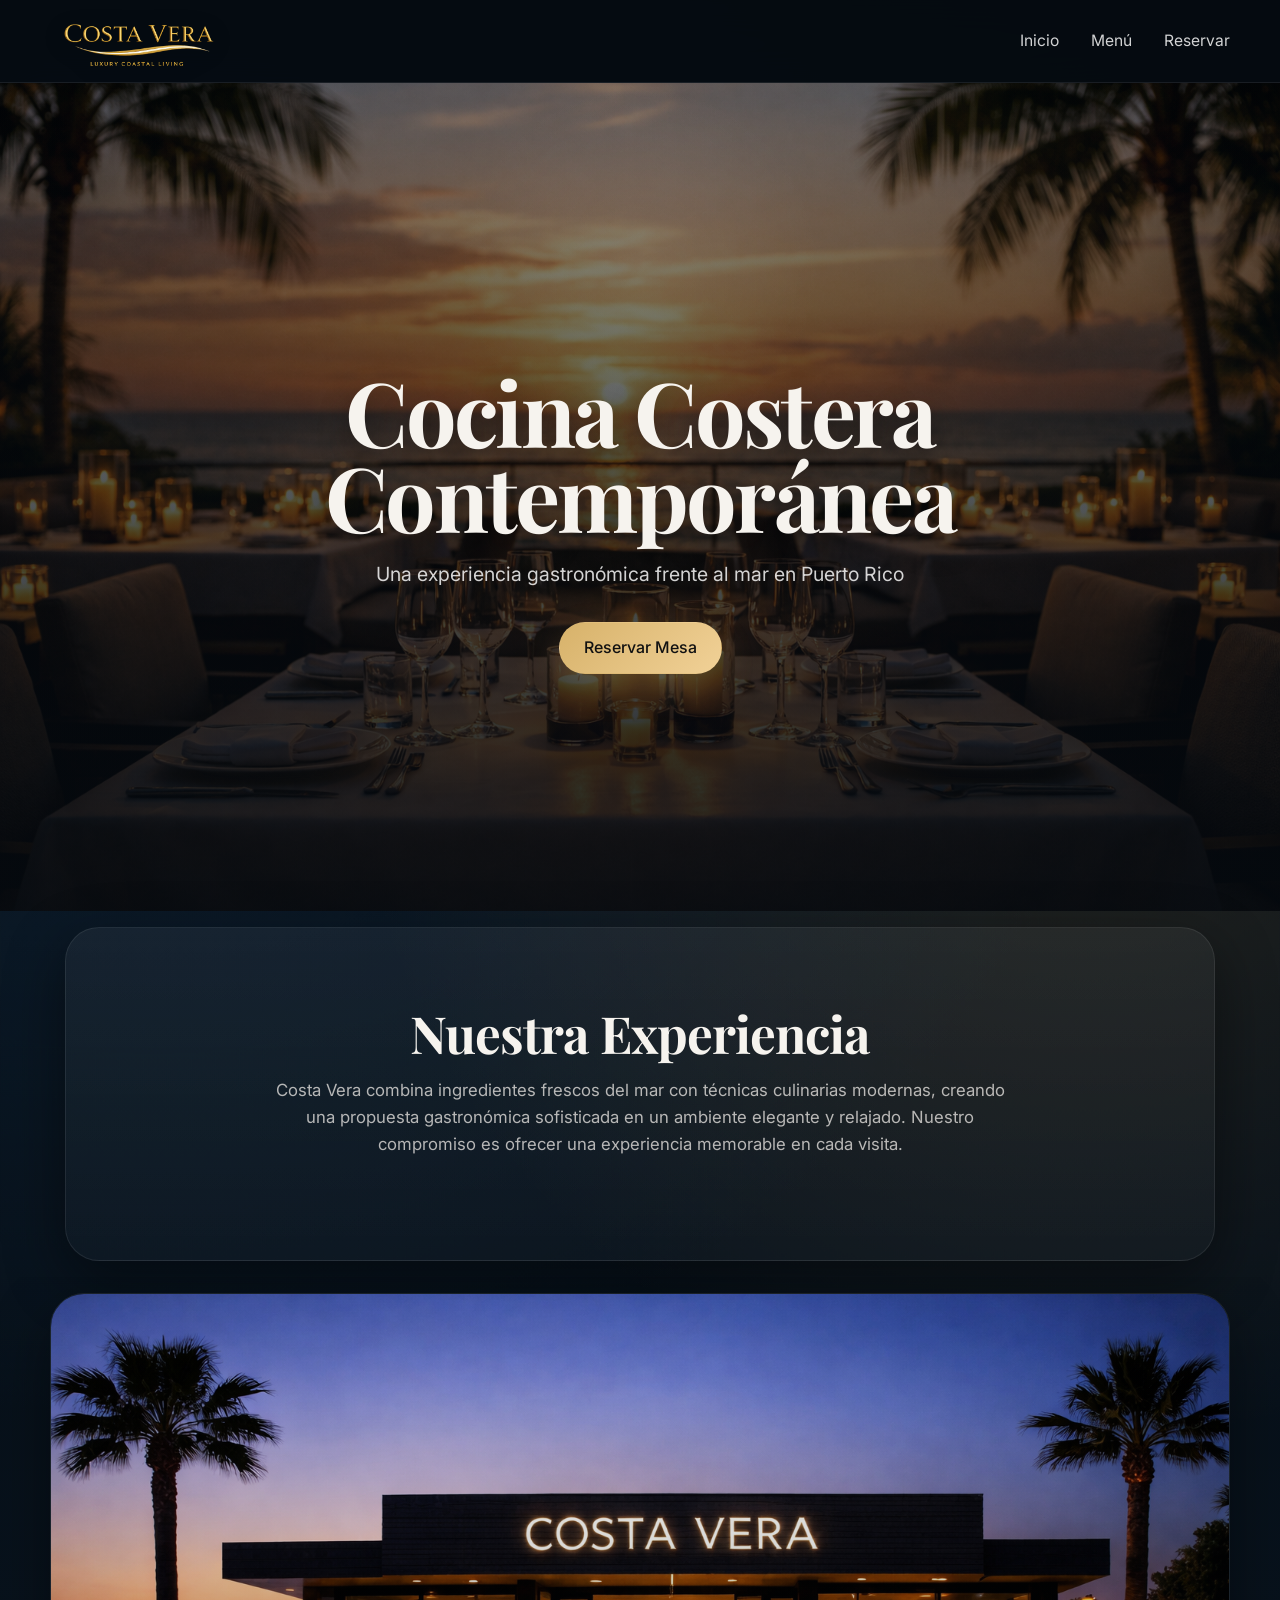
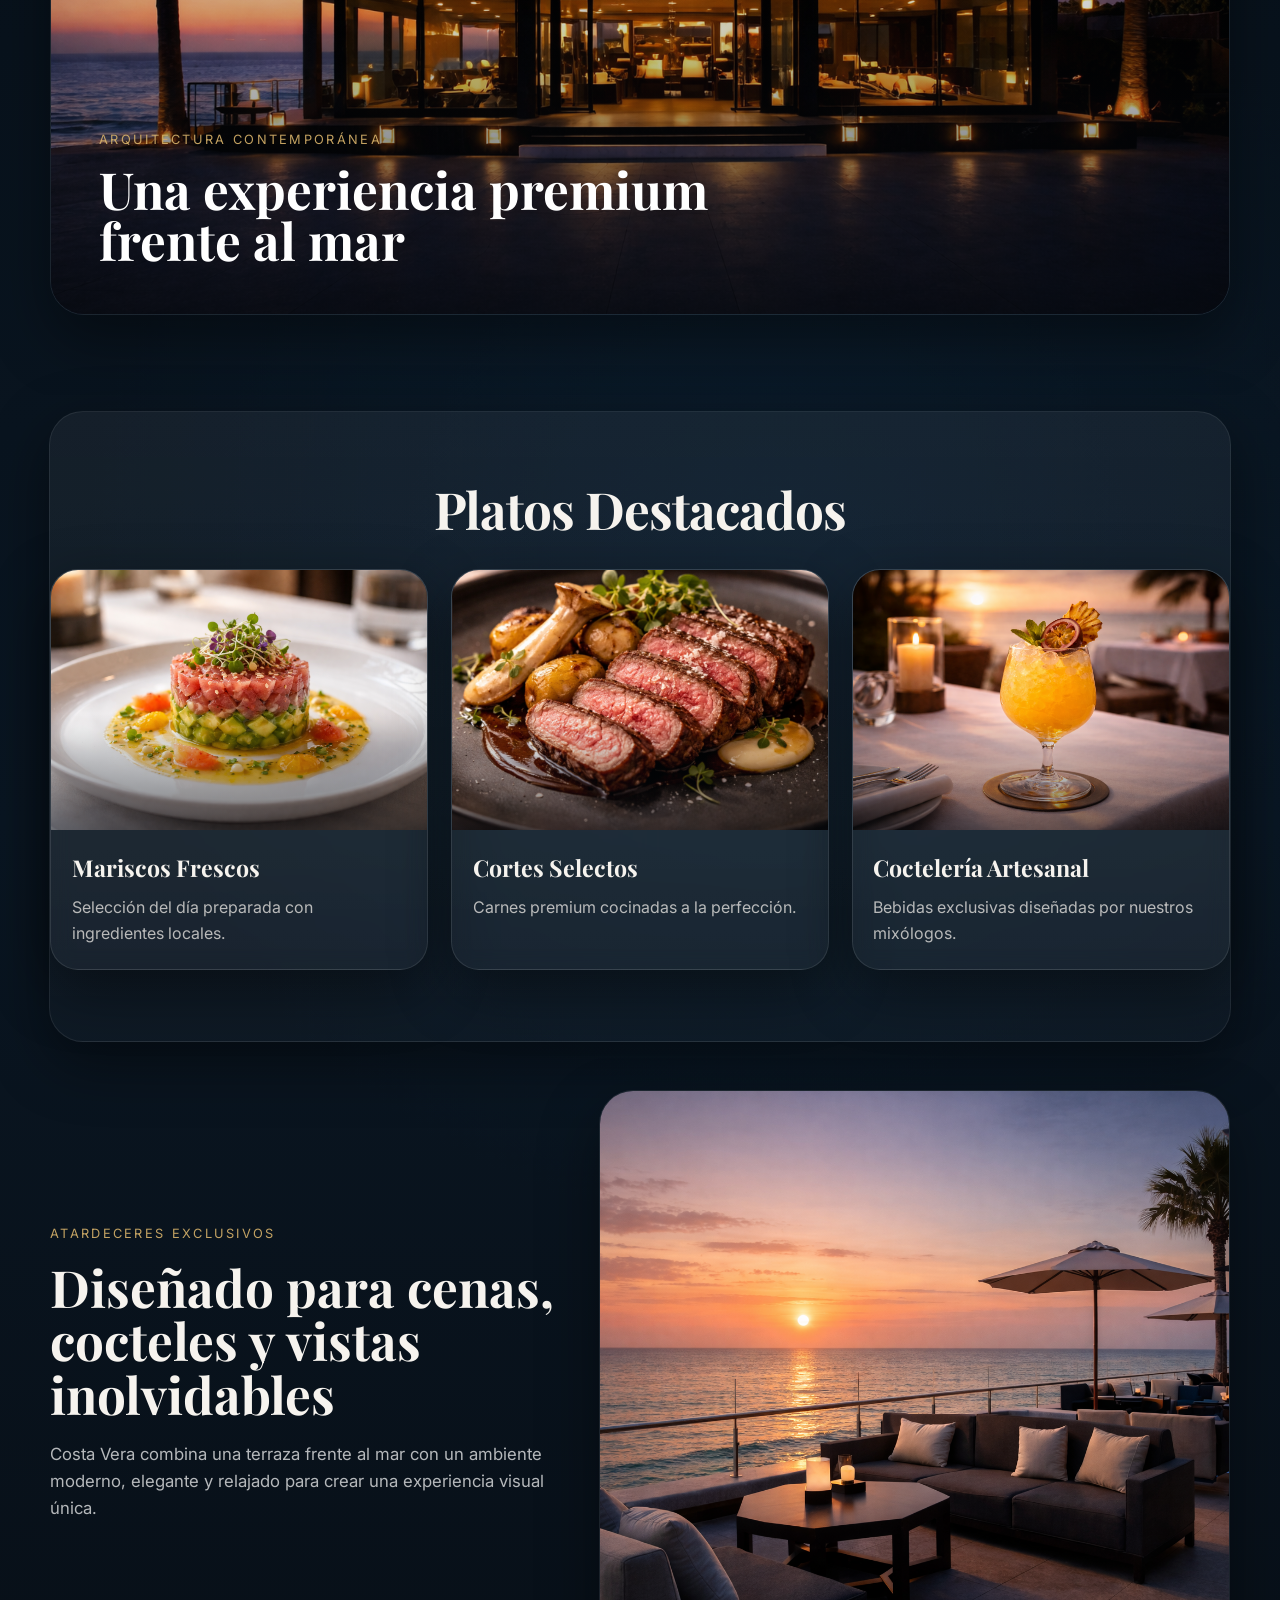
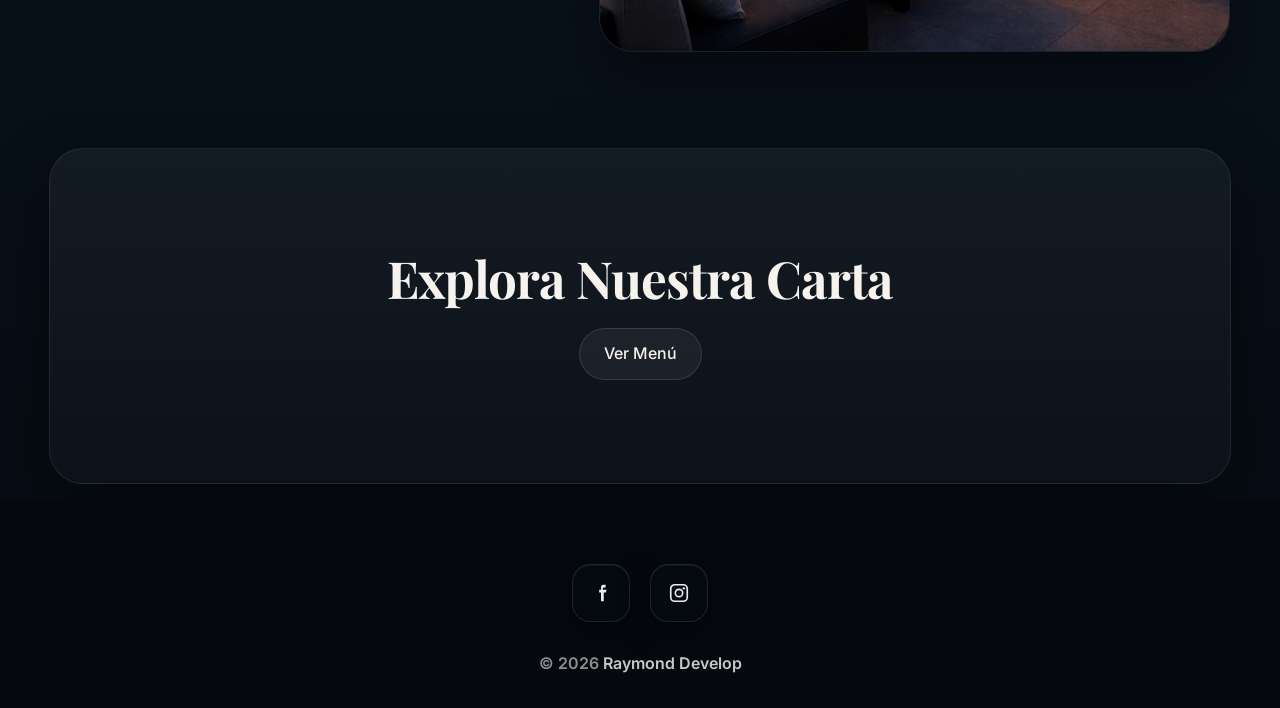
<file: index.html>
<!DOCTYPE html>
<html lang="es">
<head>
  <meta charset="UTF-8">
<meta name="viewport" content="width=device-width, initial-scale=1.0, viewport-fit=cover">
<meta name="theme-color" content="#060b11">
  <title>Costa Vera | Restaurante</title>

  <!-- CSS -->
  <link rel="stylesheet" href="css/styles.css">

  <!-- Fonts -->
  <link href="https://fonts.googleapis.com/css2?family=Playfair+Display:wght@500;700&family=Inter:wght@300;400;500&display=swap" rel="stylesheet">
</head>

<body>

  <!-- NAVBAR -->
  <header class="header">
    <div class="container nav">
<div class="logo">
  <img src="assets/img/logo-costa-vera.png" alt="Costa Vera" class="header-logo">
</div>
      <nav>
        <ul class="nav-links">
          <li><a href="index.html">Inicio</a></li>
          <li><a href="menu.html">Menú</a></li>
          <li><a href="reservas.html">Reservar</a></li>
        </ul>
      </nav>
    </div>
  </header>

  <!-- HERO -->
<section class="hero">
  <div class="hero-overlay">
    <h1>Cocina Costera Contemporánea</h1>
    <p>Una experiencia gastronómica frente al mar en Puerto Rico</p>
    <a href="reservas.html" class="btn-primary">Reservar Mesa</a>
  </div>
</section>

  <!-- ABOUT -->
  <section class="about container">
    <div class="about-text">
      <h2>Nuestra Experiencia</h2>
      <p>
        Costa Vera combina ingredientes frescos del mar con técnicas culinarias modernas,
        creando una propuesta gastronómica sofisticada en un ambiente elegante y relajado.
        Nuestro compromiso es ofrecer una experiencia memorable en cada visita.
      </p>
    </div>
  </section>

  <section class="showcase-banner reveal-left">
  <div class="container">
    <div class="showcase-image">
      <img src="assets/img/facade.jpg" alt="Costa Vera exterior">
      <div class="showcase-overlay">
        <span>Arquitectura Contemporánea</span>
        <h2>Una experiencia premium frente al mar</h2>
      </div>
    </div>
  </div>
</section>

  <!-- FEATURED DISHES -->
  <section class="featured">
    <div class="container">
      <h2>Platos Destacados</h2>

      <div class="cards">

     <div class="card">
  <div class="card-img" style="background-image: url('assets/img/dish1.jpg');"></div>
  <h3>Mariscos Frescos</h3>
  <p>Selección del día preparada con ingredientes locales.</p>
</div>

<div class="card">
  <div class="card-img" style="background-image: url('assets/img/dish2.jpg');"></div>
  <h3>Cortes Selectos</h3>
  <p>Carnes premium cocinadas a la perfección.</p>
</div>

<div class="card">
  <div class="card-img" style="background-image: url('assets/img/cocktail1.jpg');"></div>
  <h3>Coctelería Artesanal</h3>
  <p>Bebidas exclusivas diseñadas por nuestros mixólogos.</p>
</div>

      </div>
    </div>
  </section>

  
<section class="terrace-section reveal-right">
  <div class="container terrace-layout">
    <div class="terrace-content">
      <span>Atardeceres Exclusivos</span>
      <h2>Diseñado para cenas, cocteles y vistas inolvidables</h2>
      <p>
        Costa Vera combina una terraza frente al mar con un ambiente moderno,
        elegante y relajado para crear una experiencia visual única.
      </p>
    </div>

    <div class="terrace-photo">
      <img src="assets/img/terrace.jpg" alt="Terraza Costa Vera">
    </div>
  </div>
</section>

  
  <!-- CTA -->
  <section class="cta">
    <div class="container">
      <h2>Explora Nuestra Carta</h2>
      <a href="menu.html" class="btn-secondary">Ver Menú</a>
    </div>
  </section>

  <!-- FOOTER -->
  <footer class="footer" aria-label="Pie de página">
  <div class="social" aria-label="Redes sociales">
    <a
      href="https://www.facebook.com/share/1BkmiTHZhH/?mibextid=wwXIfr"
      target="_blank"
      rel="noopener"
      aria-label="Facebook de Raymond Develop"
      title="Facebook"
    >
      <svg viewBox="0 0 24 24" fill="none" aria-hidden="true">
        <path d="M14 8.5V7.2c0-.9.6-1.2 1.2-1.2H17V3h-2.2C12.7 3 12 4.3 12 6.2v2.3H10v3h2V21h3v-9.5h2.3l.7-3H15Z"
              fill="white" fill-opacity=".92"/>
      </svg>
    </a>

    <a
      href="https://www.instagram.com/raymonddevelop?igsh=MXF5cGNqOG11cG5yZg=="
      target="_blank"
      rel="noopener"
      aria-label="Instagram de Raymond Develop"
      title="Instagram"
    >
      <svg viewBox="0 0 24 24" fill="none" aria-hidden="true">
        <path d="M7.5 3h9A4.5 4.5 0 0 1 21 7.5v9A4.5 4.5 0 0 1 16.5 21h-9A4.5 4.5 0 0 1 3 16.5v-9A4.5 4.5 0 0 1 7.5 3Z"
              stroke="white" stroke-opacity=".92" stroke-width="1.8"/>
        <path d="M12 16a4 4 0 1 0 0-8 4 4 0 0 0 0 8Z"
              stroke="white" stroke-opacity=".92" stroke-width="1.8"/>
        <path d="M17.3 6.9h.01"
              stroke="white" stroke-opacity=".92" stroke-width="2.6" stroke-linecap="round"/>
      </svg>
    </a>
  </div>

  <div class="copyright">
    © <span id="year"></span>
    <a
      href="https://raymonddevelop.com"
      target="_blank"
      rel="noopener"
      class="copyright-link"
    >
      Raymond Develop
    </a>
  </div>
</footer>

<script>
  document.getElementById("year").textContent = new Date().getFullYear();
</script>
<script>
  const revealElements = document.querySelectorAll('.reveal-left, .reveal-right');

  const observer = new IntersectionObserver((entries, obs) => {
    entries.forEach(entry => {
      if (entry.isIntersecting) {
        entry.target.classList.add('is-visible');
        obs.unobserve(entry.target);
      }
    });
  }, {
    threshold: 0.18,
    rootMargin: "0px 0px -8% 0px"
  });

  revealElements.forEach(el => observer.observe(el));
</script>
</body>
</html>
</file>
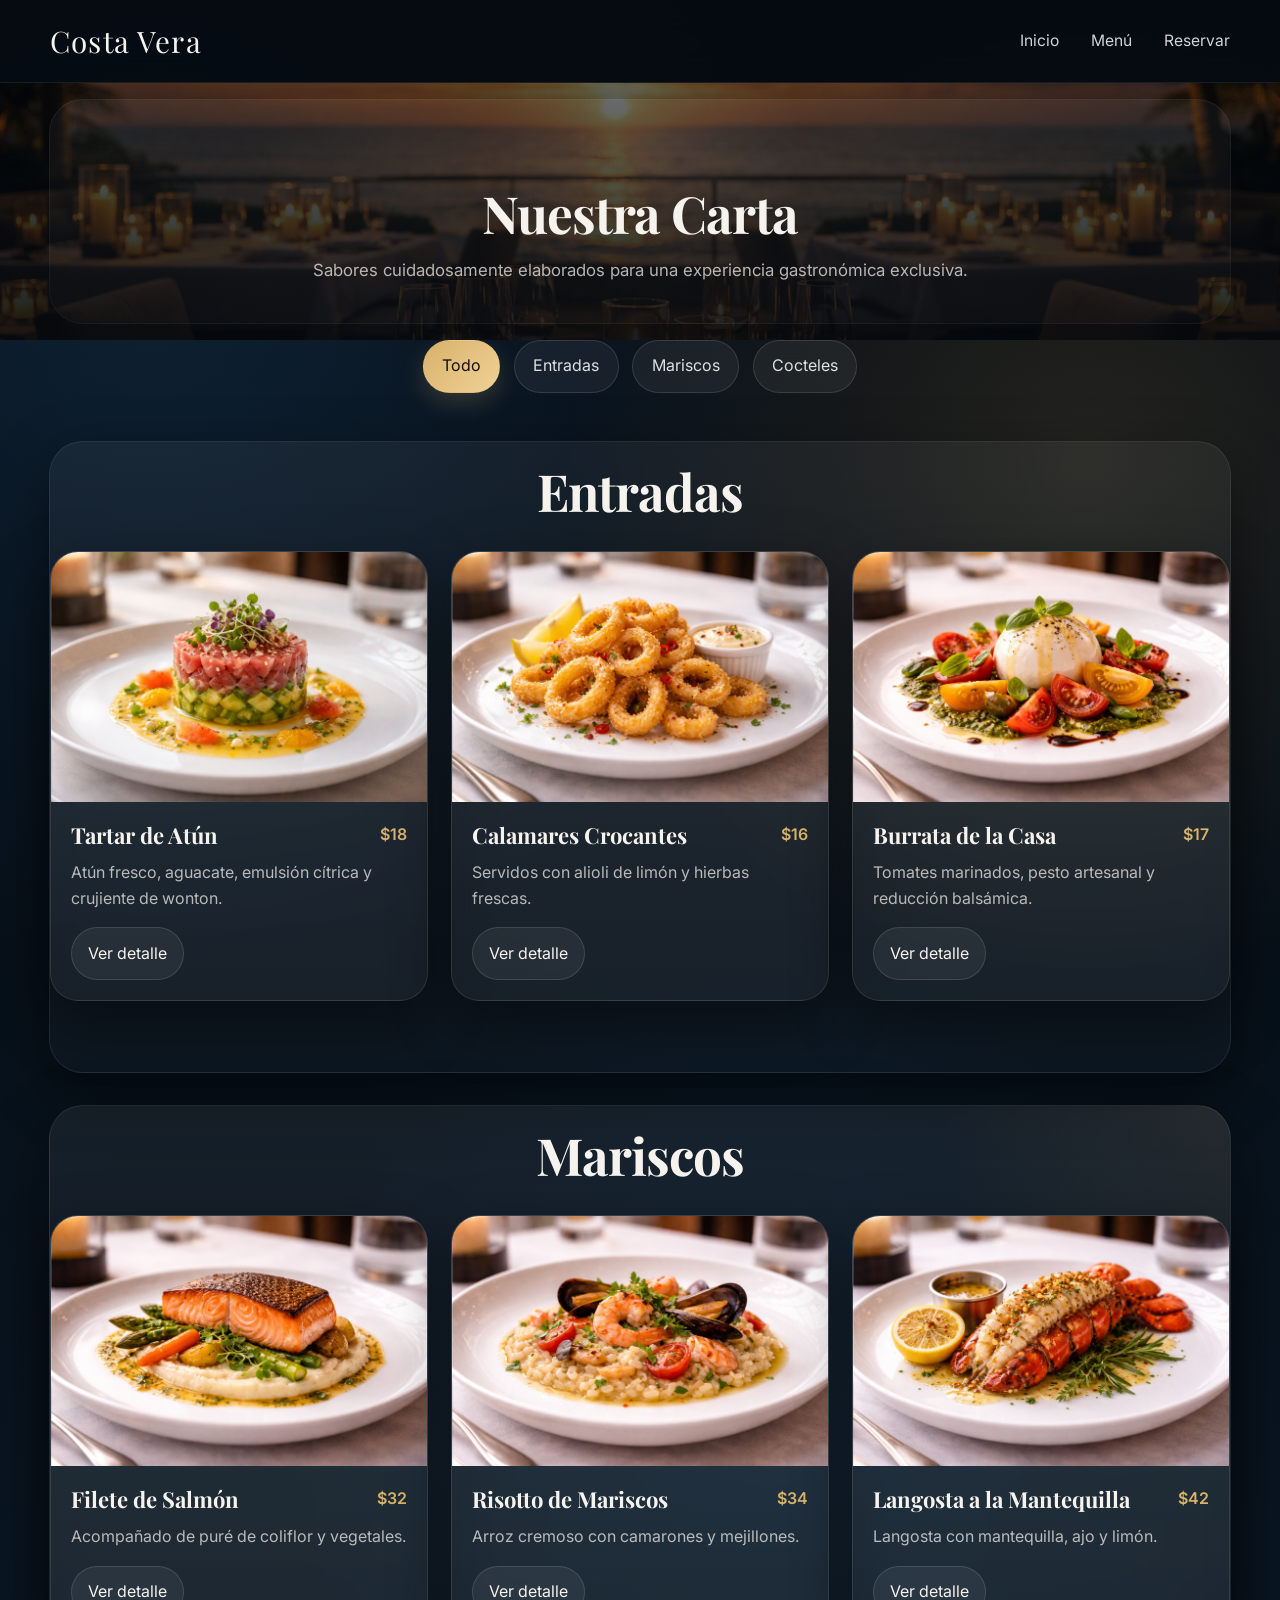
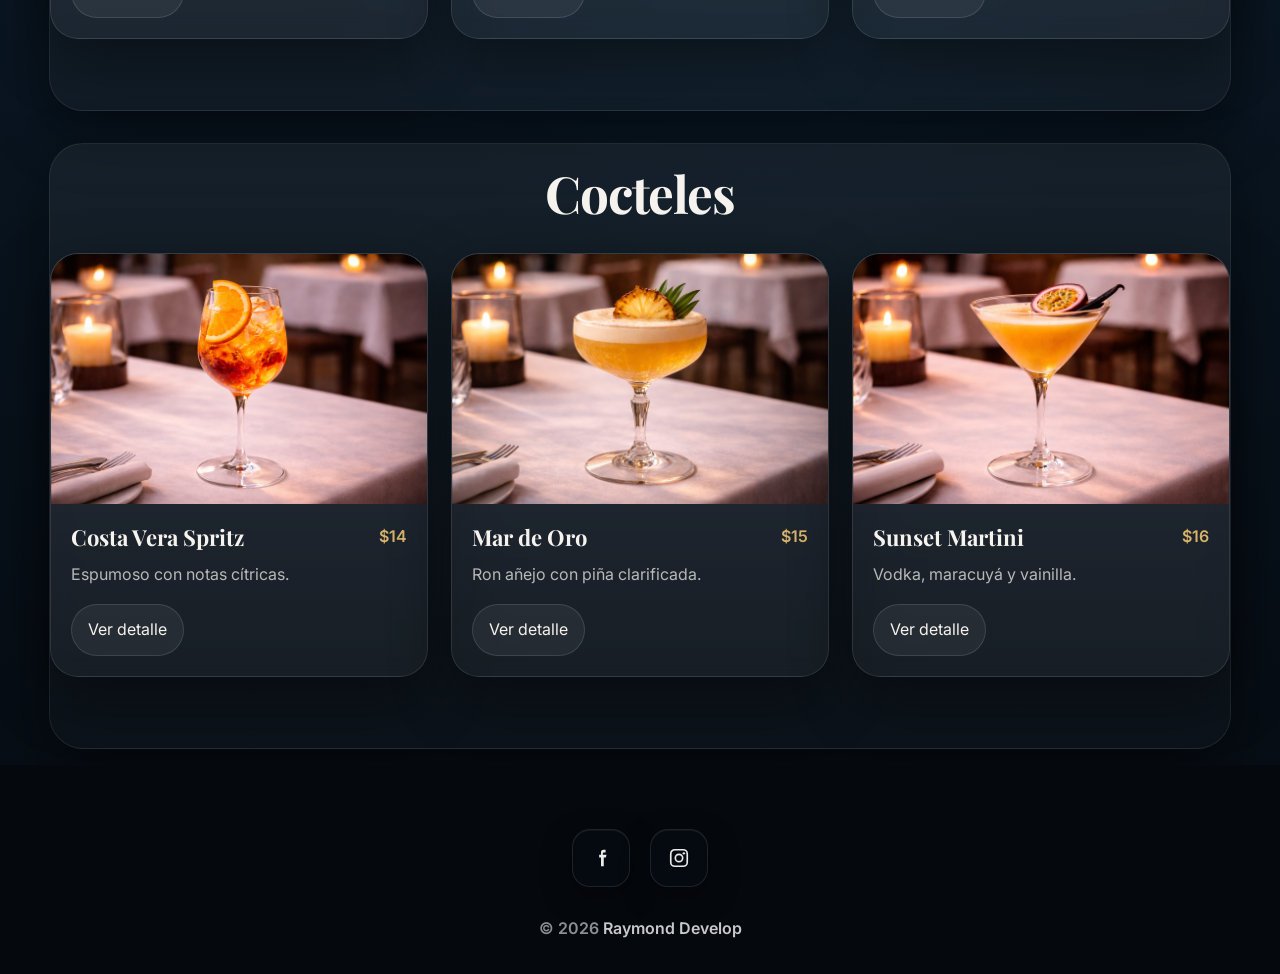
<file: menu.html>
<!DOCTYPE html>
<html lang="es">
<head>
  <meta charset="UTF-8">
  <meta name="viewport" content="width=device-width, initial-scale=1.0">
  <title>Costa Vera | Menú</title>

  <link rel="stylesheet" href="css/styles.css">

  <link href="https://fonts.googleapis.com/css2?family=Playfair+Display:wght@500;700&family=Inter:wght@300;400;500&display=swap" rel="stylesheet">
</head>
<body>

<header class="header">
  <div class="container nav">
    <div class="logo">Costa Vera</div>
    <nav>
      <ul class="nav-links">
        <li><a href="index.html">Inicio</a></li>
        <li><a href="menu.html">Menú</a></li>
        <li><a href="reservas.html">Reservar</a></li>
      </ul>
    </nav>
  </div>
</header>

<main class="menu-page">

  <!-- HERO -->
  <section class="menu-hero">
    <div class="container">
      <h1>Nuestra Carta</h1>
      <p>Sabores cuidadosamente elaborados para una experiencia gastronómica exclusiva.</p>
    </div>
  </section>

  <!-- CATEGORÍAS -->
  <section class="menu-categories">
    <div class="container">
      <div class="category-pills">
        <button class="category-pill active" data-category="all">Todo</button>
        <button class="category-pill" data-category="entradas">Entradas</button>
        <button class="category-pill" data-category="mariscos">Mariscos</button>
        <button class="category-pill" data-category="cocteles">Cocteles</button>
      </div>
    </div>
  </section>

  <!-- ENTRADAS -->
  <section class="menu-section" data-section="entradas">
    <div class="container">
      <h2>Entradas</h2>

      <div class="menu-grid">

        <article class="menu-card"
          data-title="Tartar de Atún"
          data-price="$18"
          data-description="Atún fresco, aguacate, emulsión cítrica y crujiente de wonton."
          data-extra="Ideal como entrada ligera, fresca y elegante para comenzar la experiencia.">

          <div class="menu-card-img" style="background-image: url('assets/img/dish1.jpg');"></div>
          <div class="menu-card-body">
            <div class="menu-card-top">
              <h3>Tartar de Atún</h3>
              <span>$18</span>
            </div>
            <p>Atún fresco, aguacate, emulsión cítrica y crujiente de wonton.</p>
            <button type="button" class="menu-detail-btn">Ver detalle</button>
          </div>
        </article>

        <article class="menu-card"
          data-title="Calamares Crocantes"
          data-price="$16"
          data-description="Servidos con alioli de limón y hierbas frescas."
          data-extra="Textura crujiente por fuera y tierna por dentro.">

          <div class="menu-card-img" style="background-image: url('assets/img/calamari.jpg');"></div>
          <div class="menu-card-body">
            <div class="menu-card-top">
              <h3>Calamares Crocantes</h3>
              <span>$16</span>
            </div>
            <p>Servidos con alioli de limón y hierbas frescas.</p>
            <button type="button" class="menu-detail-btn">Ver detalle</button>
          </div>
        </article>

        <article class="menu-card"
          data-title="Burrata de la Casa"
          data-price="$17"
          data-description="Tomates marinados, pesto artesanal y reducción balsámica."
          data-extra="Cremosa, fresca y balanceada.">

          <div class="menu-card-img" style="background-image: url('assets/img/burrata.jpg');"></div>
          <div class="menu-card-body">
            <div class="menu-card-top">
              <h3>Burrata de la Casa</h3>
              <span>$17</span>
            </div>
            <p>Tomates marinados, pesto artesanal y reducción balsámica.</p>
            <button type="button" class="menu-detail-btn">Ver detalle</button>
          </div>
        </article>

      </div>
    </div>
  </section>

  <!-- MARISCOS -->
  <section class="menu-section alt-section" data-section="mariscos">
    <div class="container">
      <h2>Mariscos</h2>

      <div class="menu-grid">

        <article class="menu-card"
          data-title="Filete de Salmón"
          data-price="$32"
          data-description="Acompañado de puré de coliflor y vegetales."
          data-extra="Preparado al punto con acabado elegante.">

          <div class="menu-card-img" style="background-image: url('assets/img/salmon.jpg');"></div>
          <div class="menu-card-body">
            <div class="menu-card-top">
              <h3>Filete de Salmón</h3>
              <span>$32</span>
            </div>
            <p>Acompañado de puré de coliflor y vegetales.</p>
            <button type="button" class="menu-detail-btn">Ver detalle</button>
          </div>
        </article>

        <article class="menu-card"
          data-title="Risotto de Mariscos"
          data-price="$34"
          data-description="Arroz cremoso con camarones y mejillones."
          data-extra="Textura suave con sabores intensos del mar.">

          <div class="menu-card-img" style="background-image: url('assets/img/risotto.jpg');"></div>
          <div class="menu-card-body">
            <div class="menu-card-top">
              <h3>Risotto de Mariscos</h3>
              <span>$34</span>
            </div>
            <p>Arroz cremoso con camarones y mejillones.</p>
            <button type="button" class="menu-detail-btn">Ver detalle</button>
          </div>
        </article>

        <article class="menu-card"
          data-title="Langosta a la Mantequilla"
          data-price="$42"
          data-description="Langosta con mantequilla, ajo y limón."
          data-extra="Experiencia premium de la casa.">

          <div class="menu-card-img" style="background-image: url('assets/img/lobster.jpg');"></div>
          <div class="menu-card-body">
            <div class="menu-card-top">
              <h3>Langosta a la Mantequilla</h3>
              <span>$42</span>
            </div>
            <p>Langosta con mantequilla, ajo y limón.</p>
            <button type="button" class="menu-detail-btn">Ver detalle</button>
          </div>
        </article>

      </div>
    </div>
  </section>

  <!-- COCTELES -->
  <section class="menu-section" data-section="cocteles">
    <div class="container">
      <h2>Cocteles</h2>

      <div class="menu-grid">

        <article class="menu-card"
          data-title="Costa Vera Spritz"
          data-price="$14"
          data-description="Espumoso con notas cítricas."
          data-extra="Refrescante y elegante.">

          <div class="menu-card-img" style="background-image: url('assets/img/spritz.jpg');"></div>
          <div class="menu-card-body">
            <div class="menu-card-top">
              <h3>Costa Vera Spritz</h3>
              <span>$14</span>
            </div>
            <p>Espumoso con notas cítricas.</p>
            <button type="button" class="menu-detail-btn">Ver detalle</button>
          </div>
        </article>

        <article class="menu-card"
          data-title="Mar de Oro"
          data-price="$15"
          data-description="Ron añejo con piña clarificada."
          data-extra="Tropical y sofisticado.">

          <div class="menu-card-img" style="background-image: url('assets/img/mar-de-oro.jpg');"></div>
          <div class="menu-card-body">
            <div class="menu-card-top">
              <h3>Mar de Oro</h3>
              <span>$15</span>
            </div>
            <p>Ron añejo con piña clarificada.</p>
            <button type="button" class="menu-detail-btn">Ver detalle</button>
          </div>
        </article>

        <article class="menu-card"
          data-title="Sunset Martini"
          data-price="$16"
          data-description="Vodka, maracuyá y vainilla."
          data-extra="Suave, fresco y balanceado.">

          <div class="menu-card-img" style="background-image: url('assets/img/martini.jpg');"></div>
          <div class="menu-card-body">
            <div class="menu-card-top">
              <h3>Sunset Martini</h3>
              <span>$16</span>
            </div>
            <p>Vodka, maracuyá y vainilla.</p>
            <button type="button" class="menu-detail-btn">Ver detalle</button>
          </div>
        </article>

      </div>
    </div>
  </section>

</main>

<!-- MODAL -->
<div class="menu-modal" id="menuModal">
  <div class="menu-modal-box">
    <button class="menu-modal-close" id="closeMenuModal">&times;</button>
    <div class="menu-modal-img"></div>
    <h3 id="modalTitle"></h3>
    <div class="menu-modal-price" id="modalPrice"></div>
    <p id="modalDescription"></p>
    <p class="menu-modal-extra" id="modalExtra"></p>
  </div>
</div>

<footer class="footer" aria-label="Pie de página">
  <div class="social" aria-label="Redes sociales">
    <a
      href="https://www.facebook.com/share/1BkmiTHZhH/?mibextid=wwXIfr"
      target="_blank"
      rel="noopener"
      aria-label="Facebook de Raymond Develop"
      title="Facebook"
    >
      <svg viewBox="0 0 24 24" fill="none" aria-hidden="true">
        <path d="M14 8.5V7.2c0-.9.6-1.2 1.2-1.2H17V3h-2.2C12.7 3 12 4.3 12 6.2v2.3H10v3h2V21h3v-9.5h2.3l.7-3H15Z"
              fill="white" fill-opacity=".92"/>
      </svg>
    </a>

    <a
      href="https://www.instagram.com/raymonddevelop?igsh=MXF5cGNqOG11cG5yZg=="
      target="_blank"
      rel="noopener"
      aria-label="Instagram de Raymond Develop"
      title="Instagram"
    >
      <svg viewBox="0 0 24 24" fill="none" aria-hidden="true">
        <path d="M7.5 3h9A4.5 4.5 0 0 1 21 7.5v9A4.5 4.5 0 0 1 16.5 21h-9A4.5 4.5 0 0 1 3 16.5v-9A4.5 4.5 0 0 1 7.5 3Z"
              stroke="white" stroke-opacity=".92" stroke-width="1.8"/>
        <path d="M12 16a4 4 0 1 0 0-8 4 4 0 0 0 0 8Z"
              stroke="white" stroke-opacity=".92" stroke-width="1.8"/>
        <path d="M17.3 6.9h.01"
              stroke="white" stroke-opacity=".92" stroke-width="2.6" stroke-linecap="round"/>
      </svg>
    </a>
  </div>

  <div class="copyright">
    © <span id="year"></span>
    <a
      href="https://raymonddevelop.com"
      target="_blank"
      rel="noopener"
      class="copyright-link"
    >
      Raymond Develop
    </a>
  </div>
</footer>

<script>
  document.getElementById("year").textContent = new Date().getFullYear();
</script>

<script src="js/menu.js"></script>

</body>
</html>
</file>
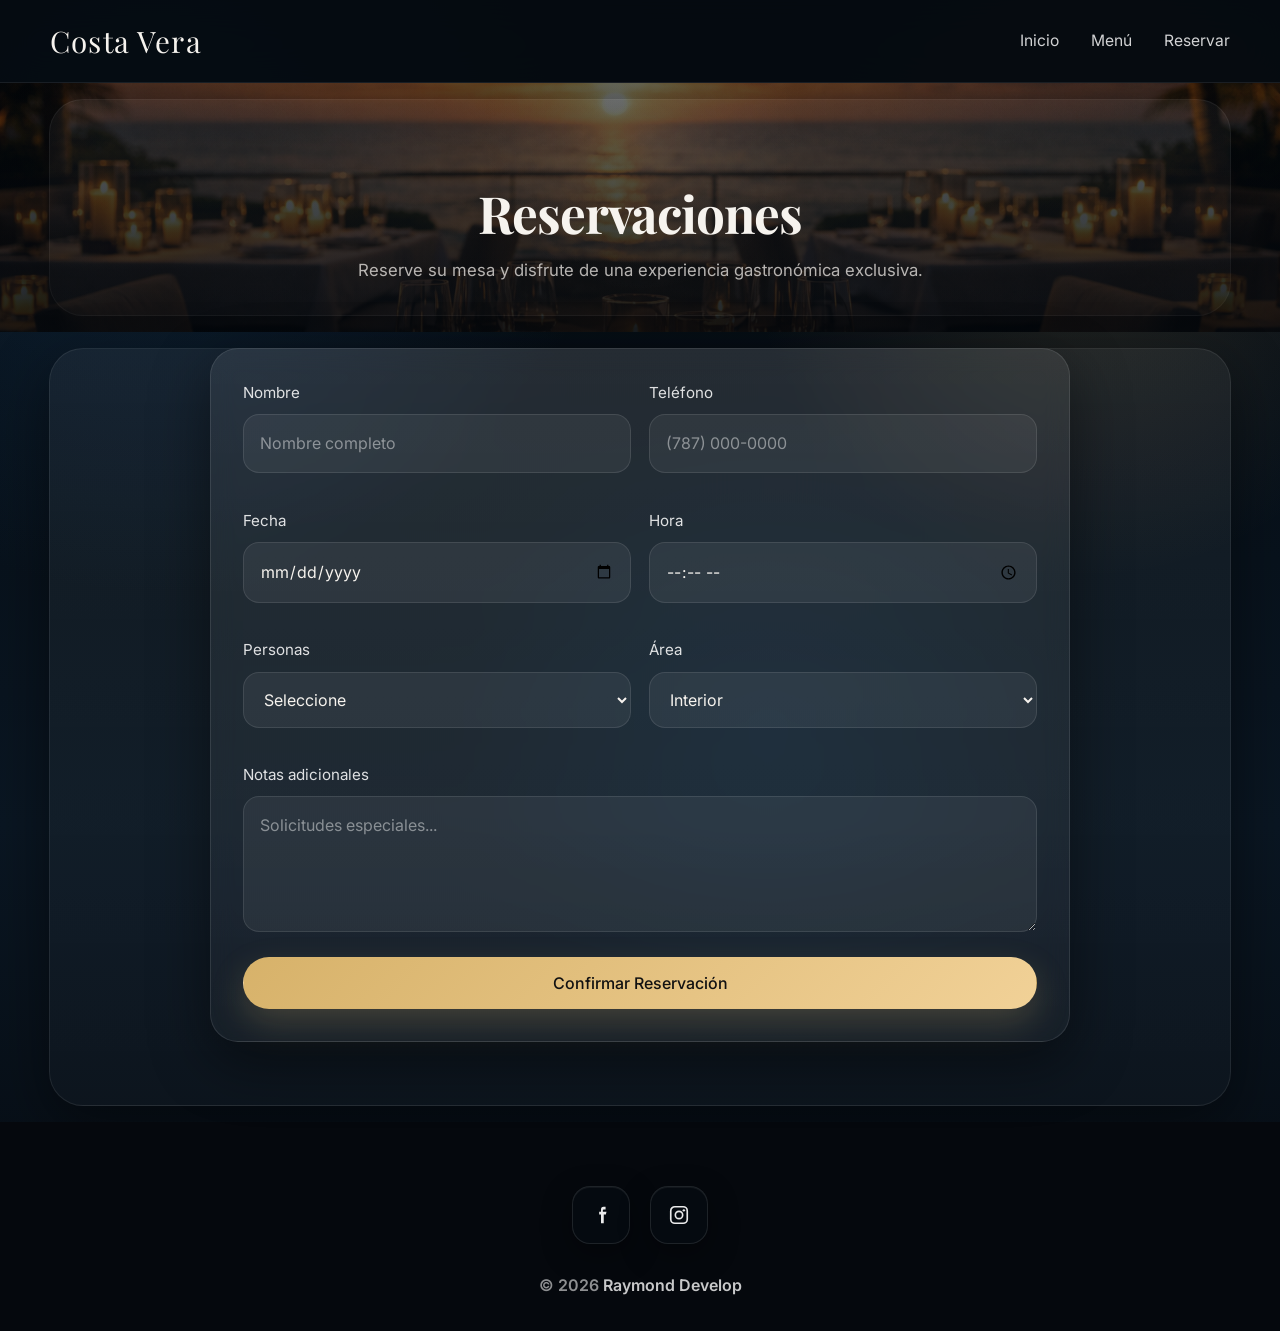
<file: reservas.html>
<!DOCTYPE html>
<html lang="es">
<head>
  <meta charset="UTF-8">
  <meta name="viewport" content="width=device-width, initial-scale=1.0">
  <title>Costa Vera | Reservaciones</title>

  <link rel="stylesheet" href="css/styles.css">

  <link href="https://fonts.googleapis.com/css2?family=Playfair+Display:wght@500;700&family=Inter:wght@300;400;500&display=swap" rel="stylesheet">
</head>
<body>

  <header class="header">
    <div class="container nav">
      <div class="logo">Costa Vera</div>
      <nav>
        <ul class="nav-links">
          <li><a href="index.html">Inicio</a></li>
          <li><a href="menu.html">Menú</a></li>
          <li><a href="reservas.html">Reservar</a></li>
        </ul>
      </nav>
    </div>
  </header>

  <main class="reservas-page">

    <section class="reservas-hero">
      <div class="container">
        <h1>Reservaciones</h1>
        <p>Reserve su mesa y disfrute de una experiencia gastronómica exclusiva.</p>
      </div>
    </section>

    <section class="reservas-form-section">
      <div class="container">
        <form class="reservas-form">

          <div class="form-row">
            <div class="form-group">
              <label>Nombre</label>
              <input type="text" placeholder="Nombre completo" required>
            </div>

            <div class="form-group">
              <label>Teléfono</label>
              <input type="tel" placeholder="(787) 000-0000" required>
            </div>
          </div>

          <div class="form-row">
            <div class="form-group">
              <label>Fecha</label>
              <input type="date" required>
            </div>

            <div class="form-group">
              <label>Hora</label>
              <input type="time" required>
            </div>
          </div>

          <div class="form-row">
            <div class="form-group">
              <label>Personas</label>
              <select required>
                <option value="">Seleccione</option>
                <option>1 persona</option>
                <option>2 personas</option>
                <option>3 personas</option>
                <option>4 personas</option>
                <option>5 personas</option>
                <option>6+ personas</option>
              </select>
            </div>

            <div class="form-group">
              <label>Área</label>
              <select>
                <option>Interior</option>
                <option>Terraza</option>
                <option>Frente al mar</option>
              </select>
            </div>
          </div>

          <div class="form-group">
            <label>Notas adicionales</label>
            <textarea rows="4" placeholder="Solicitudes especiales..."></textarea>
          </div>

          <button type="submit" class="btn-primary full">
            Confirmar Reservación
          </button>

        </form>
      </div>
    </section>

  </main>

  <footer class="footer" aria-label="Pie de página">
  <div class="social" aria-label="Redes sociales">
    <a
      href="https://www.facebook.com/share/1BkmiTHZhH/?mibextid=wwXIfr"
      target="_blank"
      rel="noopener"
      aria-label="Facebook de Raymond Develop"
      title="Facebook"
    >
      <svg viewBox="0 0 24 24" fill="none" aria-hidden="true">
        <path d="M14 8.5V7.2c0-.9.6-1.2 1.2-1.2H17V3h-2.2C12.7 3 12 4.3 12 6.2v2.3H10v3h2V21h3v-9.5h2.3l.7-3H15Z"
              fill="white" fill-opacity=".92"/>
      </svg>
    </a>

    <a
      href="https://www.instagram.com/raymonddevelop?igsh=MXF5cGNqOG11cG5yZg=="
      target="_blank"
      rel="noopener"
      aria-label="Instagram de Raymond Develop"
      title="Instagram"
    >
      <svg viewBox="0 0 24 24" fill="none" aria-hidden="true">
        <path d="M7.5 3h9A4.5 4.5 0 0 1 21 7.5v9A4.5 4.5 0 0 1 16.5 21h-9A4.5 4.5 0 0 1 3 16.5v-9A4.5 4.5 0 0 1 7.5 3Z"
              stroke="white" stroke-opacity=".92" stroke-width="1.8"/>
        <path d="M12 16a4 4 0 1 0 0-8 4 4 0 0 0 0 8Z"
              stroke="white" stroke-opacity=".92" stroke-width="1.8"/>
        <path d="M17.3 6.9h.01"
              stroke="white" stroke-opacity=".92" stroke-width="2.6" stroke-linecap="round"/>
      </svg>
    </a>
  </div>

  <div class="copyright">
    © <span id="year"></span>
    <a
      href="https://raymonddevelop.com"
      target="_blank"
      rel="noopener"
      class="copyright-link"
    >
      Raymond Develop
    </a>
  </div>
</footer>

<script>
  document.getElementById("year").textContent = new Date().getFullYear();
</script>

</body>
</html>
</file>
<file: css/styles.css>
:root {
  --bg: #060b11;
  --bg-2: #0b1320;
  --bg-3: #0f1c2b;
  --surface: rgba(255, 255, 255, 0.06);
  --surface-strong: rgba(255, 255, 255, 0.1);
  --border: rgba(255, 255, 255, 0.12);
  --text: #f6f3ee;
  --muted: rgba(246, 243, 238, 0.72);
  --gold: #d8b36a;
  --gold-soft: rgba(216, 179, 106, 0.22);
  --shadow: 0 20px 60px rgba(0, 0, 0, 0.45);
  --radius-xl: 28px;
  --radius-lg: 22px;
  --radius-md: 16px;
  --container: 1180px;
  --transition: 0.35s ease;
}

* {
  margin: 0;
  padding: 0;
  box-sizing: border-box;
}

html {
  scroll-behavior: smooth;
  margin: 0;
  padding: 0;
  min-height: 100%;
  background: #060b11;
}

body {
  font-family: 'Inter', sans-serif;
  color: var(--text);
  background:
    radial-gradient(circle at 12% 10%, rgba(35, 90, 138, 0.28), transparent 28%),
    radial-gradient(circle at 85% 18%, rgba(216, 179, 106, 0.14), transparent 22%),
    radial-gradient(circle at 60% 55%, rgba(15, 59, 94, 0.18), transparent 30%),
    linear-gradient(180deg, #05080d 0%, #071019 32%, #0a1622 62%, #060b11 100%);
  min-height: 100vh;
  min-height: 100dvh;
  line-height: 1.6;
  position: relative;
  overflow-x: hidden;
  margin: 0;
  padding: 0;
}

/* Fondo global premium por capas */
body::before {
  content: "";
  position: fixed;
  inset: 0;
  background:
    linear-gradient(to bottom, rgba(255,255,255,0.03), transparent 20%, transparent 80%, rgba(255,255,255,0.02)),
    radial-gradient(circle at top, rgba(255,255,255,0.04), transparent 35%);
  pointer-events: none;
  z-index: -2;
}

body::after {
  content: "";
  position: fixed;
  inset: 0;
  background-image:
    linear-gradient(rgba(255,255,255,0.025) 1px, transparent 1px),
    linear-gradient(90deg, rgba(255,255,255,0.025) 1px, transparent 1px);
  background-size: 120px 120px;
  mask-image: linear-gradient(to bottom, rgba(0,0,0,0.35), rgba(0,0,0,0.05));
  opacity: 0.22;
  pointer-events: none;
  z-index: -1;
}

img {
  max-width: 100%;
  display: block;
}

a {
  text-decoration: none;
  color: inherit;
}

button,
input,
select,
textarea {
  font: inherit;
}

.container {
  width: min(var(--container), calc(100% - 2rem));
  margin: 0 auto;
}

/* HEADER */
.header {
  position: sticky;
  top: 0;
  z-index: 100;
  backdrop-filter: blur(18px);
  -webkit-backdrop-filter: blur(18px);
  background: rgba(6, 11, 17, 0.55);
  border-bottom: 1px solid rgba(255,255,255,0.08);
}

.nav {
  min-height: 82px;
  display: flex;
  align-items: center;
  justify-content: space-between;
  gap: 1rem;
}

.logo {
  font-family: 'Playfair Display', serif;
  font-size: 1.85rem;
  letter-spacing: 0.04em;
  color: var(--text);
}

.nav-links {
  list-style: none;
  display: flex;
  align-items: center;
  gap: 2rem;
}

.nav-links a {
  color: rgba(255,255,255,0.82);
  font-size: 0.98rem;
  transition: color var(--transition), opacity var(--transition);
  position: relative;
}

.nav-links a::after {
  content: "";
  position: absolute;
  left: 0;
  bottom: -8px;
  width: 100%;
  height: 1px;
  background: linear-gradient(90deg, transparent, var(--gold), transparent);
  transform: scaleX(0);
  transform-origin: center;
  transition: transform var(--transition);
}

.nav-links a:hover {
  color: #fff;
}

.nav-links a:hover::after {
  transform: scaleX(1);
}

/* BOTONES */
.btn-primary,
.btn-secondary {
  display: inline-flex;
  align-items: center;
  justify-content: center;
  min-height: 52px;
  padding: 0 1.5rem;
  border-radius: 999px;
  font-weight: 500;
  transition:
    transform var(--transition),
    box-shadow var(--transition),
    background var(--transition),
    border-color var(--transition);
  border: 1px solid transparent;
}

.btn-primary {
  background: linear-gradient(135deg, #d7b26a 0%, #f1d197 100%);
  color: #111;
  box-shadow: 0 14px 34px rgba(216, 179, 106, 0.22);
}

.btn-primary:hover {
  transform: translateY(-2px);
  box-shadow: 0 20px 40px rgba(216, 179, 106, 0.28);
}

.btn-secondary {
  background: rgba(255,255,255,0.06);
  color: var(--text);
  border-color: rgba(255,255,255,0.12);
  backdrop-filter: blur(12px);
  -webkit-backdrop-filter: blur(12px);
}

.btn-secondary:hover {
  transform: translateY(-2px);
  background: rgba(255,255,255,0.1);
  border-color: rgba(255,255,255,0.2);
}

.full {
  width: 100%;
}

/* HERO HOME */
.hero {
  min-height: 92vh;
  display: flex;
  align-items: center;
  justify-content: center;
  text-align: center;
  position: relative;
  padding: 7rem 1rem 4rem;
  background:
    linear-gradient(180deg, rgba(4, 8, 12, 0.32), rgba(4, 8, 12, 0.65)),
    url('../assets/img/hero.jpg') center center / cover no-repeat;
}

.hero::before {
  content: "";
  position: absolute;
  inset: 0;
  background:
    radial-gradient(circle at 50% 22%, rgba(255,255,255,0.08), transparent 20%),
    linear-gradient(to bottom, rgba(6, 11, 17, 0.15), rgba(6, 11, 17, 0.65));
  pointer-events: none;
}

.hero-overlay {
  position: relative;
  z-index: 1;
  max-width: 860px;
  padding: 2rem;
}

.hero-overlay h1 {
  font-family: 'Playfair Display', serif;
  font-size: clamp(2.8rem, 7vw, 5.8rem);
  line-height: 0.95;
  font-weight: 700;
  letter-spacing: -0.03em;
  margin-bottom: 1.25rem;
  text-shadow: 0 12px 30px rgba(0,0,0,0.45);
}

.hero-overlay p {
  max-width: 700px;
  margin: 0 auto 2rem;
  font-size: clamp(1rem, 2vw, 1.22rem);
  color: rgba(255,255,255,0.82);
}

/* SECCIONES GENERALES */
section {
  position: relative;
}

.about,
.featured,
.cta,
.menu-hero,
.menu-categories,
.menu-section,
.reservas-hero,
.reservas-form-section {
  padding: 5.5rem 0;
}

/* Paneles por zonas */
.about::before,
.featured::before,
.cta::before,
.menu-hero::before,
.menu-categories::before,
.menu-section::before,
.reservas-hero::before,
.reservas-form-section::before {
  content: "";
  position: absolute;
  inset: 1rem auto;
  width: min(var(--container), calc(100% - 2rem));
  left: 50%;
  transform: translateX(-50%);
  border-radius: 34px;
  background: linear-gradient(180deg, rgba(255,255,255,0.05), rgba(255,255,255,0.025));
  border: 1px solid rgba(255,255,255,0.08);
  box-shadow: var(--shadow);
  z-index: 0;
  pointer-events: none;
}

.about > *,
.featured > *,
.cta > *,
.menu-hero > *,
.menu-categories > *,
.menu-section > *,
.reservas-hero > *,
.reservas-form-section > * {
  position: relative;
  z-index: 1;
}

/* HOME ABOUT */
.about {
  padding-top: 4rem;
}

.about .about-text {
  max-width: 780px;
  margin: 0 auto;
  text-align: center;
  padding: 2rem 1rem;
}

.about h2,
.featured h2,
.cta h2,
.menu-hero h1,
.menu-section h2,
.reservas-hero h1 {
  font-family: 'Playfair Display', serif;
  font-size: clamp(2rem, 4vw, 3.2rem);
  line-height: 1.05;
  margin-bottom: 1rem;
  letter-spacing: -0.02em;
}

.about p,
.cta p,
.menu-hero p,
.reservas-hero p {
  color: var(--muted);
  font-size: 1.05rem;
  max-width: 760px;
}

/* FEATURED */
.featured .container > h2 {
  text-align: center;
  margin-bottom: 2rem;
}

.cards {
  display: grid;
  grid-template-columns: repeat(3, 1fr);
  gap: 1.4rem;
}

.card {
  background: linear-gradient(180deg, rgba(255,255,255,0.08), rgba(255,255,255,0.04));
  border: 1px solid rgba(255,255,255,0.1);
  border-radius: var(--radius-xl);
  overflow: hidden;
  box-shadow: var(--shadow);
  transition:
    transform var(--transition),
    border-color var(--transition),
    box-shadow var(--transition);
  backdrop-filter: blur(10px);
  -webkit-backdrop-filter: blur(10px);
}

.card:hover {
  transform: translateY(-6px);
  border-color: rgba(216, 179, 106, 0.35);
  box-shadow: 0 24px 60px rgba(0, 0, 0, 0.55);
}

.card-img {
  height: 260px;
  background-size: cover;
  background-position: center;
  position: relative;
}

.card-img::after {
  content: "";
  position: absolute;
  inset: 0;
  background: linear-gradient(to top, rgba(6,11,17,0.55), transparent 45%);
  pointer-events: none;
}

.card h3,
.card p {
  padding-left: 1.3rem;
  padding-right: 1.3rem;
}

.card h3 {
  font-family: 'Playfair Display', serif;
  font-size: 1.45rem;
  margin-top: 1.2rem;
  margin-bottom: 0.55rem;
}

.card p {
  padding-bottom: 1.4rem;
  color: var(--muted);
}

/* CTA */
.cta .container {
  text-align: center;
  padding: 2rem 1rem;
}

.cta h2 {
  margin-bottom: 1.4rem;
}

/* MENU PAGE */
.menu-page,
.reservas-page {
  position: relative;
}

.menu-hero,
.reservas-hero {
  position: relative;
  overflow: hidden;
  text-align: center;
  background:
    linear-gradient(180deg, rgba(4, 8, 12, 0.55), rgba(4, 8, 12, 0.72)),
    url('../assets/img/hero.jpg') center center / cover no-repeat;
}

.menu-hero {
  padding-top: 6.5rem;
  padding-bottom: 3.5rem;
}

.reservas-hero {
  padding-top: 6.5rem;
  padding-bottom: 3rem;
}

.menu-hero::after,
.reservas-hero::after {
  content: "";
  position: absolute;
  inset: 0;
  background:
    radial-gradient(circle at 50% 20%, rgba(255,255,255,0.06), transparent 24%),
    linear-gradient(to bottom, rgba(6,11,17,0.18), rgba(6,11,17,0.58));
  pointer-events: none;
}

.menu-hero .container,
.reservas-hero .container {
  position: relative;
  z-index: 2;
}

.menu-hero p,
.reservas-hero p {
  margin: 0 auto;
}

.menu-categories {
  padding-top: 0;
  padding-bottom: 2rem;
}

.menu-categories::before {
  top: 0;
  bottom: 0;
  background: transparent;
  border: 0;
  box-shadow: none;
}

.category-pills {
  display: flex;
  justify-content: center;
  gap: 0.85rem;
  flex-wrap: wrap;
}

.category-pill {
  border: 1px solid rgba(255,255,255,0.12);
  background: rgba(255,255,255,0.06);
  color: rgba(255,255,255,0.86);
  padding: 0.8rem 1.15rem;
  border-radius: 999px;
  cursor: pointer;
  transition: all var(--transition);
  backdrop-filter: blur(10px);
  -webkit-backdrop-filter: blur(10px);
}

.category-pill:hover,
.category-pill.active {
  background: linear-gradient(135deg, #d7b26a 0%, #f1d197 100%);
  color: #111;
  border-color: transparent;
  box-shadow: 0 10px 24px rgba(216, 179, 106, 0.2);
}

.menu-section {
  padding-top: 2.5rem;
}

.menu-section h2 {
  text-align: center;
  margin-bottom: 2rem;
}

.alt-section::before {
  background:
    linear-gradient(180deg, rgba(255,255,255,0.06), rgba(255,255,255,0.03)),
    radial-gradient(circle at right top, rgba(216,179,106,0.08), transparent 22%);
}

.menu-grid {
  display: grid;
  grid-template-columns: repeat(3, 1fr);
  gap: 1.4rem;
}

.menu-card {
  background: linear-gradient(180deg, rgba(255,255,255,0.08), rgba(255,255,255,0.045));
  border: 1px solid rgba(255,255,255,0.1);
  border-radius: var(--radius-xl);
  overflow: hidden;
  box-shadow: var(--shadow);
  transition:
    transform var(--transition),
    border-color var(--transition),
    box-shadow var(--transition);
  backdrop-filter: blur(12px);
  -webkit-backdrop-filter: blur(12px);
}

.menu-card:hover {
  transform: translateY(-6px);
  border-color: rgba(216, 179, 106, 0.35);
  box-shadow: 0 24px 60px rgba(0, 0, 0, 0.55);
}

.menu-card-img {
  height: 250px;
  background-size: cover;
  background-position: center;
}

.menu-card-body {
  padding: 1.25rem;
}

.menu-card-top {
  display: flex;
  justify-content: space-between;
  gap: 1rem;
  align-items: flex-start;
  margin-bottom: 0.75rem;
}

.menu-card-top h3 {
  font-family: 'Playfair Display', serif;
  font-size: 1.38rem;
  line-height: 1.2;
}

.menu-card-top span {
  color: var(--gold);
  font-weight: 600;
  white-space: nowrap;
}

.menu-card p {
  color: var(--muted);
  margin-bottom: 1rem;
}

.menu-detail-btn {
  border: 1px solid rgba(255,255,255,0.12);
  background: rgba(255,255,255,0.06);
  color: var(--text);
  padding: 0.78rem 1rem;
  border-radius: 999px;
  cursor: pointer;
  transition: all var(--transition);
}

.menu-detail-btn:hover {
  background: rgba(255,255,255,0.12);
  border-color: rgba(216, 179, 106, 0.3);
}

/* MODAL */
.menu-modal {
  position: fixed;
  inset: 0;
  background: rgba(4, 8, 12, 0.75);
  display: none;
  align-items: center;
  justify-content: center;
  padding: 1.5rem;
  z-index: 999;
  backdrop-filter: blur(10px);
  -webkit-backdrop-filter: blur(10px);
  pointer-events: none;
}

.menu-modal.open,
.menu-modal.active {
  display: flex !important;
}

.menu-modal.active {
  pointer-events: auto;
}

.menu-modal-box {
  position: relative;
  width: min(760px, 100%);
  max-width: 760px;
  background: linear-gradient(180deg, rgba(12,19,29,0.95), rgba(8,13,20,0.95));
  border: 1px solid rgba(255,255,255,0.12);
  border-radius: 28px;
  box-shadow: 0 30px 80px rgba(0,0,0,0.6);
  overflow: hidden;
  z-index: 2;
  pointer-events: auto;
}

.menu-modal-close {
  position: absolute;
  top: 16px;
  right: 16px;
  width: 46px;
  height: 46px;
  border: 1px solid rgba(255,255,255,0.14);
  border-radius: 50%;
  background: rgba(8, 13, 20, 0.75);
  backdrop-filter: blur(12px);
  -webkit-backdrop-filter: blur(12px);
  color: #ffffff;
  font-size: 1.8rem;
  line-height: 1;
  display: flex;
  align-items: center;
  justify-content: center;
  cursor: pointer;
  z-index: 20;
  box-shadow: 0 10px 30px rgba(0,0,0,0.45);
  transition: all 0.3s ease;
  pointer-events: auto;
}

.menu-modal-close:hover {
  background: rgba(216, 179, 106, 0.18);
  border-color: rgba(216, 179, 106, 0.4);
  transform: scale(1.05);
}

.menu-modal-img {
  height: 320px;
  background-size: cover;
  background-position: center;
}

#modalTitle,
#modalPrice,
#modalDescription,
#modalExtra {
  padding-left: 1.5rem;
  padding-right: 1.5rem;
}

#modalTitle {
  font-family: 'Playfair Display', serif;
  font-size: 2rem;
  margin-top: 1.4rem;
  margin-bottom: 0.4rem;
}

.menu-modal-price,
#modalPrice {
  color: var(--gold);
  font-weight: 600;
  margin-bottom: 0.85rem;
}

#modalDescription {
  color: var(--muted);
  margin-bottom: 0.8rem;
}

.menu-modal-extra,
#modalExtra {
  color: rgba(255,255,255,0.82);
  padding-bottom: 1.6rem;
}

/* Ajuste específico para cócteles */
.menu-section[data-section="cocteles"] .menu-card-img {
  background-size: cover;
  background-position: center 32%;
}

/* RESERVAS */
.reservas-form-section {
  padding-top: 1rem;
  padding-bottom: 5rem;
}

.reservas-form {
  max-width: 860px;
  margin: 0 auto;
  padding: 2rem;
  background: linear-gradient(180deg, rgba(255,255,255,0.08), rgba(255,255,255,0.04));
  border: 1px solid rgba(255,255,255,0.1);
  border-radius: 28px;
  box-shadow: var(--shadow);
  backdrop-filter: blur(12px);
  -webkit-backdrop-filter: blur(12px);
}

.form-row {
  display: grid;
  grid-template-columns: repeat(2, 1fr);
  gap: 1.1rem;
  margin-bottom: 1.1rem;
}

.form-group {
  margin-bottom: 1.1rem;
}

.form-group label {
  display: block;
  margin-bottom: 0.55rem;
  color: rgba(255,255,255,0.86);
  font-size: 0.95rem;
}

.form-group input,
.form-group select,
.form-group textarea {
  width: 100%;
  background: rgba(255,255,255,0.06);
  border: 1px solid rgba(255,255,255,0.1);
  color: var(--text);
  border-radius: 16px;
  padding: 1rem;
  outline: none;
  transition:
    border-color var(--transition),
    background var(--transition),
    box-shadow var(--transition);
}

.form-group input::placeholder,
.form-group textarea::placeholder {
  color: rgba(255,255,255,0.45);
}

.form-group input:focus,
.form-group select:focus,
.form-group textarea:focus {
  border-color: rgba(216, 179, 106, 0.45);
  background: rgba(255,255,255,0.08);
  box-shadow: 0 0 0 4px rgba(216, 179, 106, 0.08);
}

textarea {
  resize: vertical;
  min-height: 130px;
}

/* FOOTER */
.footer {
  position: relative;
  padding: 4rem 1rem 2rem;
  text-align: center;
  overflow: hidden;
  color: rgba(255,255,255,0.58);
  background: #05080d !important;
}

.header,
.footer {
  background-color: rgba(6, 11, 17, 0.92);
}

.footer::before,
.footer::after {
  background: none !important;
  opacity: 0 !important;
}

.footer .container {
  border-top: 1px solid rgba(255,255,255,0.08);
  padding-top: 1.4rem;
}

.footer .social {
  position: relative;
  z-index: 2;
  display: flex;
  justify-content: center;
  gap: 1.25rem;
  margin-bottom: 1.8rem;
}

.footer .social a {
  width: 58px !important;
  height: 58px !important;
  border-radius: 18px !important;
  background: rgba(6, 11, 17, 0.95) !important;
  border: 1px solid rgba(255,255,255,0.1);
  display: flex;
  align-items: center;
  justify-content: center;
  box-shadow:
    0 10px 30px rgba(0,0,0,0.35),
    inset 0 1px 0 rgba(255,255,255,0.05);
  backdrop-filter: blur(14px);
  -webkit-backdrop-filter: blur(14px);
  transition: all 0.3s ease;
}

.footer .social a:hover {
  transform: translateY(-4px);
  border-color: rgba(216,179,106,0.35);
  box-shadow:
    0 18px 40px rgba(0,0,0,0.45),
    0 0 20px rgba(216,179,106,0.12);
}

.footer .social svg {
  width: 22px !important;
  height: 22px !important;
}

.copyright {
  position: relative;
  z-index: 2;
  color: rgba(255,255,255,0.55);
  font-size: 1rem;
  font-weight: 600;
}

.copyright-link {
  color: rgba(255,255,255,0.78);
  text-decoration: none;
  transition: color 0.3s ease;
}

.copyright-link:hover {
  color: #d8b36a;
}

/* SHOWCASE */
.showcase-banner {
  padding: 1rem 0 5rem;
}

.showcase-image {
  position: relative;
  overflow: hidden;
  border-radius: 34px;
  border: 1px solid rgba(255,255,255,0.08);
  box-shadow: 0 25px 60px rgba(0,0,0,0.4);
}

.showcase-image img {
  width: 100%;
  height: 620px;
  object-fit: cover;
  display: block;
}

.showcase-overlay {
  position: absolute;
  inset: 0;
  display: flex;
  flex-direction: column;
  justify-content: flex-end;
  padding: 3rem;
  background: linear-gradient(
    to top,
    rgba(5,8,13,0.82) 0%,
    rgba(5,8,13,0.2) 45%,
    transparent 100%
  );
}

.showcase-overlay span {
  color: rgba(216,179,106,0.9);
  text-transform: uppercase;
  letter-spacing: 0.18em;
  font-size: 0.8rem;
  margin-bottom: 0.8rem;
}

.showcase-overlay h2 {
  max-width: 650px;
  font-family: 'Playfair Display', serif;
  font-size: clamp(2rem, 4vw, 4rem);
  line-height: 1;
  color: #fff;
}

/* TERRACE */
.terrace-section {
  padding: 2rem 0 5rem;
}

.terrace-layout {
  display: grid;
  grid-template-columns: 0.9fr 1.1fr;
  gap: 2rem;
  align-items: center;
}

.terrace-content span {
  display: inline-block;
  margin-bottom: 1rem;
  color: rgba(216,179,106,0.9);
  text-transform: uppercase;
  letter-spacing: 0.18em;
  font-size: 0.8rem;
}

.terrace-content h2 {
  font-family: 'Playfair Display', serif;
  font-size: clamp(2rem, 4vw, 3.6rem);
  line-height: 1.05;
  margin-bottom: 1.2rem;
}

.terrace-content p {
  color: rgba(255,255,255,0.7);
  font-size: 1.05rem;
  max-width: 520px;
}

.terrace-photo {
  overflow: hidden;
  border-radius: 34px;
  border: 1px solid rgba(255,255,255,0.08);
  box-shadow: 0 25px 60px rgba(0,0,0,0.4);
}

.terrace-photo img {
  width: 100%;
  height: 560px;
  object-fit: cover;
  display: block;
}

/* REVEAL PREMIUM */
.reveal-left,
.reveal-right {
  opacity: 0;
  will-change: transform, opacity;
  transition:
    opacity 1s cubic-bezier(0.22, 1, 0.36, 1),
    transform 1.1s cubic-bezier(0.22, 1, 0.36, 1);
}

.reveal-left {
  transform: translateX(-70px);
}

.reveal-right {
  transform: translateX(70px);
}

.reveal-left.is-visible,
.reveal-right.is-visible {
  opacity: 1;
  transform: translateX(0);
}

.reveal-left .showcase-image,
.reveal-right .terrace-photo {
  overflow: hidden;
}

.reveal-left img,
.reveal-right img {
  transform: scale(1.08);
  transition: transform 1.6s cubic-bezier(0.22, 1, 0.36, 1);
}

.reveal-left.is-visible img,
.reveal-right.is-visible img {
  transform: scale(1);
}

.feature-card:last-child img {
  object-position: center 78%;
}

/* RESPONSIVE */
@media (max-width: 1024px) {
  .cards,
  .menu-grid {
    grid-template-columns: repeat(2, 1fr);
  }

  .hero {
    min-height: 78vh;
  }
}

@media (max-width: 768px) {
  .nav {
    flex-direction: column;
    justify-content: center;
    padding: 1rem 0;
  }

  .nav-links {
    gap: 1.1rem;
    flex-wrap: wrap;
    justify-content: center;
  }

  .hero-overlay {
    padding: 1rem;
  }

  .cards,
  .menu-grid,
  .form-row,
  .terrace-layout {
    grid-template-columns: 1fr;
  }

  .card-img,
  .menu-card-img {
    height: 220px;
  }

  .menu-modal-img {
    height: 240px;
  }

  .showcase-image img {
    height: 420px;
  }

  .showcase-overlay {
    padding: 1.5rem;
  }

  .showcase-overlay h2 {
    font-size: 2rem;
  }

  .terrace-photo img {
    height: 380px;
  }

  .about,
  .featured,
  .cta,
  .menu-hero,
  .menu-categories,
  .menu-section,
  .reservas-hero,
  .reservas-form-section {
    padding: 4rem 0;
  }

  .reservas-form {
    padding: 1.2rem;
  }

  .reveal-left {
    transform: translateX(-34px);
  }

  .reveal-right {
    transform: translateX(34px);
  }
}

@media (max-width: 560px) {
  .logo {
    font-size: 1.55rem;
  }

  .hero-overlay h1 {
    font-size: 2.5rem;
  }

  .hero-overlay p,
  .about p,
  .menu-hero p,
  .reservas-hero p {
    font-size: 0.98rem;
  }

  .btn-primary,
  .btn-secondary {
    width: 100%;
  }

  .menu-card-top {
    flex-direction: column;
    gap: 0.3rem;
  }
}

/* accesibilidad */
@media (prefers-reduced-motion: reduce) {
  .reveal-left,
  .reveal-right,
  .reveal-left img,
  .reveal-right img {
    opacity: 1 !important;
    transform: none !important;
    transition: none !important;
  }
}
/* =========================
   FIX iPhone lateral scroll
   ========================= */

html,
body {
  width: 100%;
  max-width: 100%;
  overflow-x: clip;
}

@supports not (overflow: clip) {
  html,
  body {
    overflow-x: hidden;
  }
}

/* evita que se desborde cualquier bloque visual */
section,
.container,
.hero,
.menu-hero,
.reservas-hero,
.showcase-banner,
.terrace-section,
.showcase-image,
.terrace-photo,
.cards,
.menu-grid,
.card,
.menu-card,
.menu-modal-box,
.footer {
  max-width: 100%;
}

/* iPhone/Safari: elementos animados no deben empujar el layout */
.reveal-left,
.reveal-right {
  overflow: hidden;
}

/* reduce el desplazamiento lateral en móvil para evitar el "jalón" al cargar */
@media (max-width: 768px) {
  .reveal-left {
    transform: translate3d(-18px, 0, 0);
  }

  .reveal-right {
    transform: translate3d(18px, 0, 0);
  }
}

/* evita rebote visual por imágenes/bloques internos */
.showcase-image img,
.terrace-photo img,
.card-img,
.menu-card-img,
.menu-modal-img {
  max-width: 100%;
}

/* por seguridad con pseudo-elementos grandes */
body::before,
body::after,
.hero::before,
.menu-hero::before,
.menu-hero::after,
.reservas-hero::before,
.reservas-hero::after,
.about::before,
.featured::before,
.cta::before,
.menu-section::before,
.reservas-form-section::before {
  max-width: 100%;
}
body {
  overscroll-behavior-x: none;
}
.logo {
  display: flex;
  align-items: center;
  justify-content: flex-start;
  flex: 0 0 auto;
}

.header-logo {
  display: block;
  height: 56px;
  width: auto;
  object-fit: contain;
  filter: drop-shadow(0 4px 12px rgba(0, 0, 0, 0.22));
}

nav {
  flex: 1;
  display: flex;
  justify-content: flex-end;
}

@media (max-width: 768px) {
  .nav {
    flex-direction: row;
    justify-content: space-between;
    align-items: center;
    padding: 1rem 0;
    gap: 0.75rem;
  }

  .logo {
    justify-content: flex-start;
    flex: 0 0 auto;
  }

  .header-logo {
    height: 60px;
  }

  nav {
    flex: 1;
    display: flex;
    justify-content: flex-end;
  }

  .nav-links {
    justify-content: flex-end;
    flex-wrap: nowrap;
    gap: 1rem;
  }
}

@media (max-width: 560px) {
  .header-logo {
    height: 56px;
  }

  .nav-links {
    gap: 0.8rem;
  }

  .nav-links a {
    font-size: 0.92rem;
  }
}
</file>
